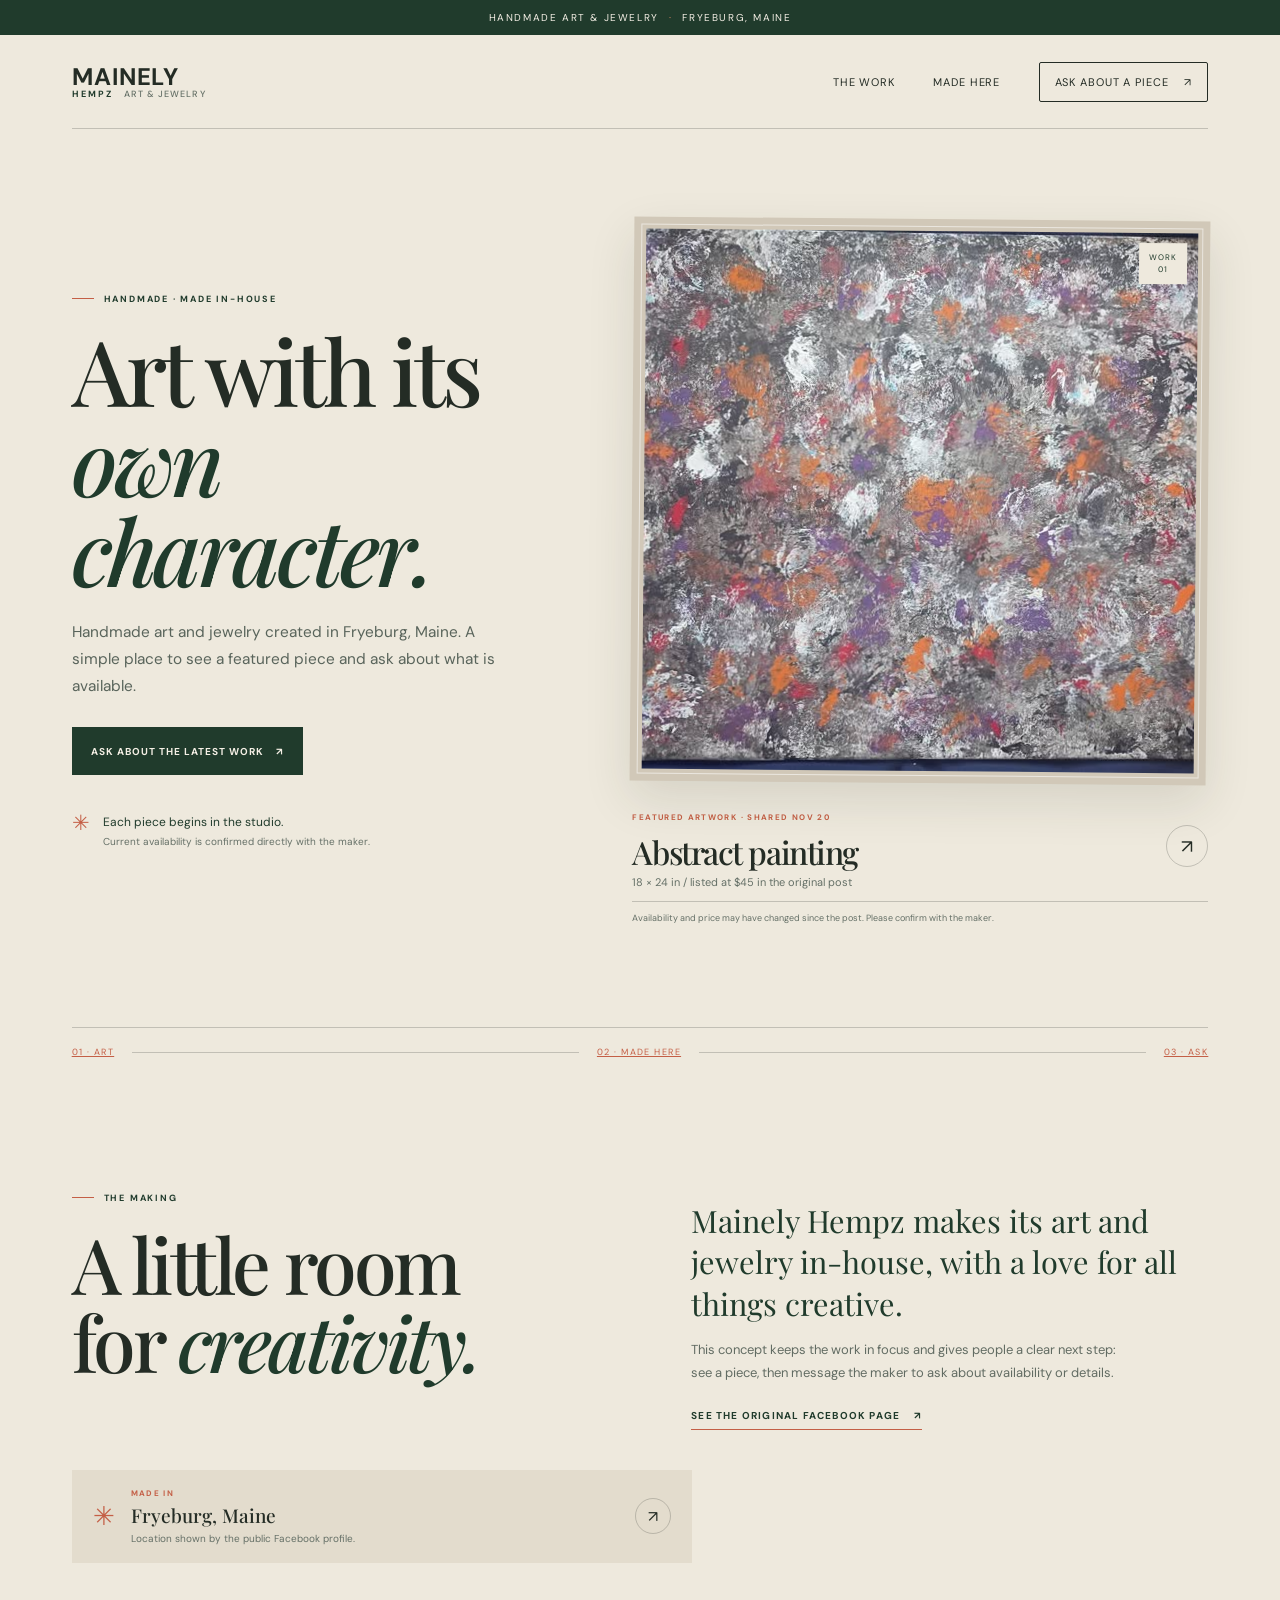
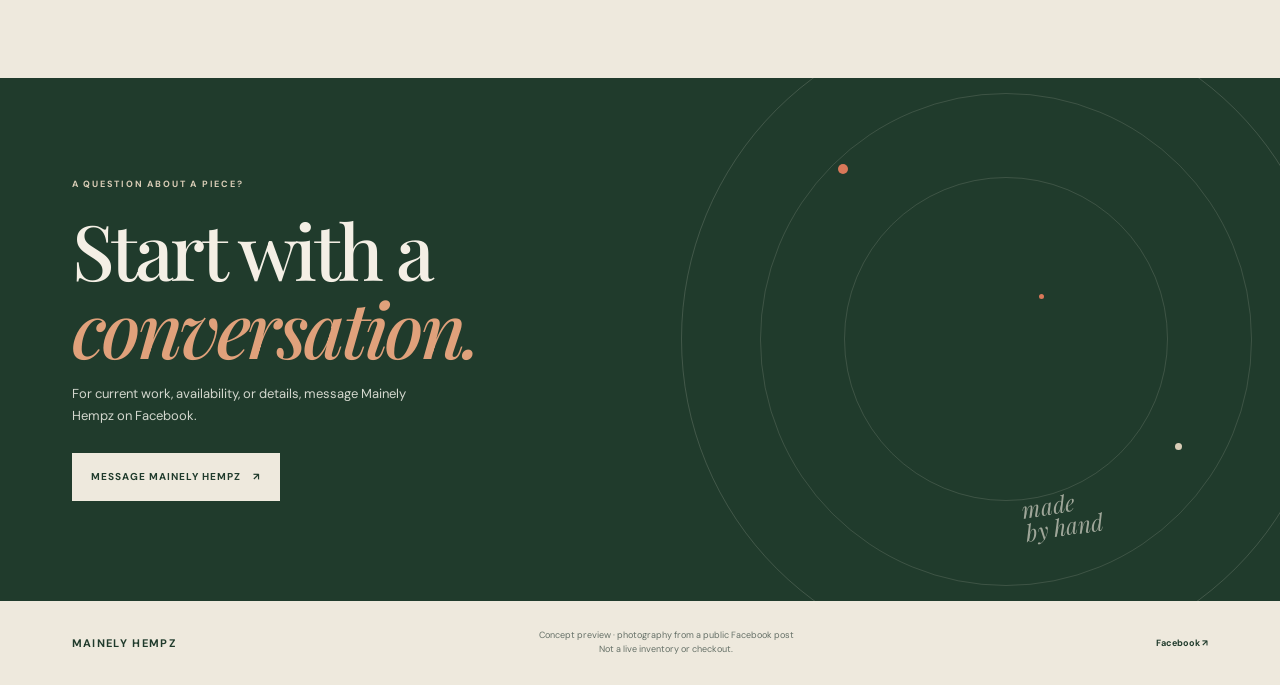
<file: index.html>
<!doctype html>
<html lang="en">
  <head>
    <meta charset="utf-8" />
    <meta name="viewport" content="width=device-width, initial-scale=1" />
    <meta name="theme-color" content="#eee9dd" />
    <meta name="description" content="A concept page for Mainely Hempz Handmade Art & Jewelry, based in Fryeburg, Maine." />
    <meta property="og:title" content="Mainely Hempz — Art & Jewelry" />
    <meta property="og:description" content="Handmade art and jewelry, made in-house in Fryeburg, Maine." />
    <meta property="og:image" content="assets/framed-artwork-nov-2026.jpg" />
    <title>Mainely Hempz — Art & Jewelry</title>
    <link rel="preload" as="image" href="assets/framed-artwork-nov-2026.jpg" fetchpriority="high" />
    <link rel="stylesheet" href="styles.css" />
  </head>
  <body>
    <a class="skip-link" href="#main">Skip to content</a>
    <div class="topline">Handmade art & jewelry <span>·</span> Fryeburg, Maine</div>

    <header class="site-header">
      <a class="wordmark" href="#top" aria-label="Mainely Hempz home">
        <span class="wordmark-main">MAINELY</span>
        <span class="wordmark-sub">HEMPZ <i>ART & JEWELRY</i></span>
      </a>
      <nav class="site-nav" aria-label="Main navigation">
        <a href="#work">The work</a>
        <a href="#story">Made here</a>
        <a class="nav-cta" href="https://www.facebook.com/messages/t/750396384831994/" target="_blank" rel="noreferrer">Ask about a piece <span aria-hidden="true">↗</span></a>
      </nav>
    </header>

    <main id="main">
      <section class="hero" id="top" aria-labelledby="hero-title">
        <div class="hero-copy">
          <p class="eyebrow"><span class="eyebrow-mark" aria-hidden="true"></span> HANDMADE · MADE IN-HOUSE</p>
          <h1 id="hero-title">Art with its<br /><em>own character.</em></h1>
          <p class="hero-intro">Handmade art and jewelry created in Fryeburg, Maine. A simple place to see a featured piece and ask about what is available.</p>
          <a class="button button-dark" href="https://www.facebook.com/messages/t/750396384831994/" target="_blank" rel="noreferrer">Ask about the latest work <span aria-hidden="true">↗</span></a>
          <div class="hero-note"><span class="note-star" aria-hidden="true">✳</span><span>Each piece begins in the studio.<br /><small>Current availability is confirmed directly with the maker.</small></span></div>
        </div>

        <figure class="featured-art" id="work">
          <div class="art-frame">
            <img src="assets/framed-artwork-nov-2026.jpg" alt="Textured abstract artwork with gray, white, orange, and violet marks, shared by Mainely Hempz on November 20, 2026." width="720" height="540" fetchpriority="high" />
            <span class="art-stamp">WORK<br />01</span>
          </div>
          <figcaption class="art-caption">
            <div>
              <span class="caption-kicker">FEATURED ARTWORK · SHARED NOV 20</span>
              <h2>Abstract painting</h2>
              <p>18 × 24 in <span aria-hidden="true">/</span> listed at $45 in the original post</p>
            </div>
            <a class="round-link" href="https://www.facebook.com/messages/t/750396384831994/" target="_blank" rel="noreferrer" aria-label="Ask about this artwork on Facebook">↗</a>
          </figcaption>
          <p class="availability">Availability and price may have changed since the post. Please confirm with the maker.</p>
        </figure>
      </section>

      <nav class="section-rule" aria-label="Explore this page"><a href="#work">01 · ART</a><i aria-hidden="true"></i><a href="#story">02 · MADE HERE</a><i aria-hidden="true"></i><a href="#contact-title">03 · ASK</a></nav>

      <section class="story" id="story" aria-labelledby="story-title">
        <div class="story-heading">
          <p class="eyebrow"><span class="eyebrow-mark" aria-hidden="true"></span> THE MAKING</p>
          <h2 id="story-title">A little room<br />for <em>creativity.</em></h2>
        </div>
        <div class="story-copy">
          <p class="story-lede">Mainely Hempz makes its art and jewelry in-house, with a love for all things creative.</p>
          <p>This concept keeps the work in focus and gives people a clear next step: see a piece, then message the maker to ask about availability or details.</p>
          <a class="text-link" href="https://www.facebook.com/profile.php?id=61581668935598" target="_blank" rel="noreferrer">See the original Facebook page <span aria-hidden="true">↗</span></a>
        </div>
        <div class="place-card">
          <span class="place-icon" aria-hidden="true">✳</span>
          <div><span class="caption-kicker">MADE IN</span><strong>Fryeburg, Maine</strong><small>Location shown by the public Facebook profile.</small></div>
          <a href="https://maps.google.com/?q=Fryeburg%2C+ME+04037" target="_blank" rel="noreferrer" aria-label="View Fryeburg, Maine on Google Maps">↗</a>
        </div>
      </section>

      <section class="contact" aria-labelledby="contact-title">
        <div class="contact-orbit" aria-hidden="true"><span></span><span></span><span></span></div>
        <div class="contact-content">
          <p class="eyebrow">A QUESTION ABOUT A PIECE?</p>
          <h2 id="contact-title">Start with a<br /><em>conversation.</em></h2>
          <p>For current work, availability, or details, message Mainely Hempz on Facebook.</p>
          <a class="button button-paper" href="https://www.facebook.com/messages/t/750396384831994/" target="_blank" rel="noreferrer">Message Mainely Hempz <span aria-hidden="true">↗</span></a>
        </div>
        <span class="contact-scribble" aria-hidden="true">made<br />by hand</span>
      </section>
    </main>

    <footer class="site-footer">
      <a class="footer-mark" href="#top">MAINELY HEMPZ</a>
      <p>Concept preview · photography from a public Facebook post<br />Not a live inventory or checkout.</p>
      <a href="https://www.facebook.com/profile.php?id=61581668935598" target="_blank" rel="noreferrer">Facebook ↗</a>
    </footer>
  </body>
</html>
</file>
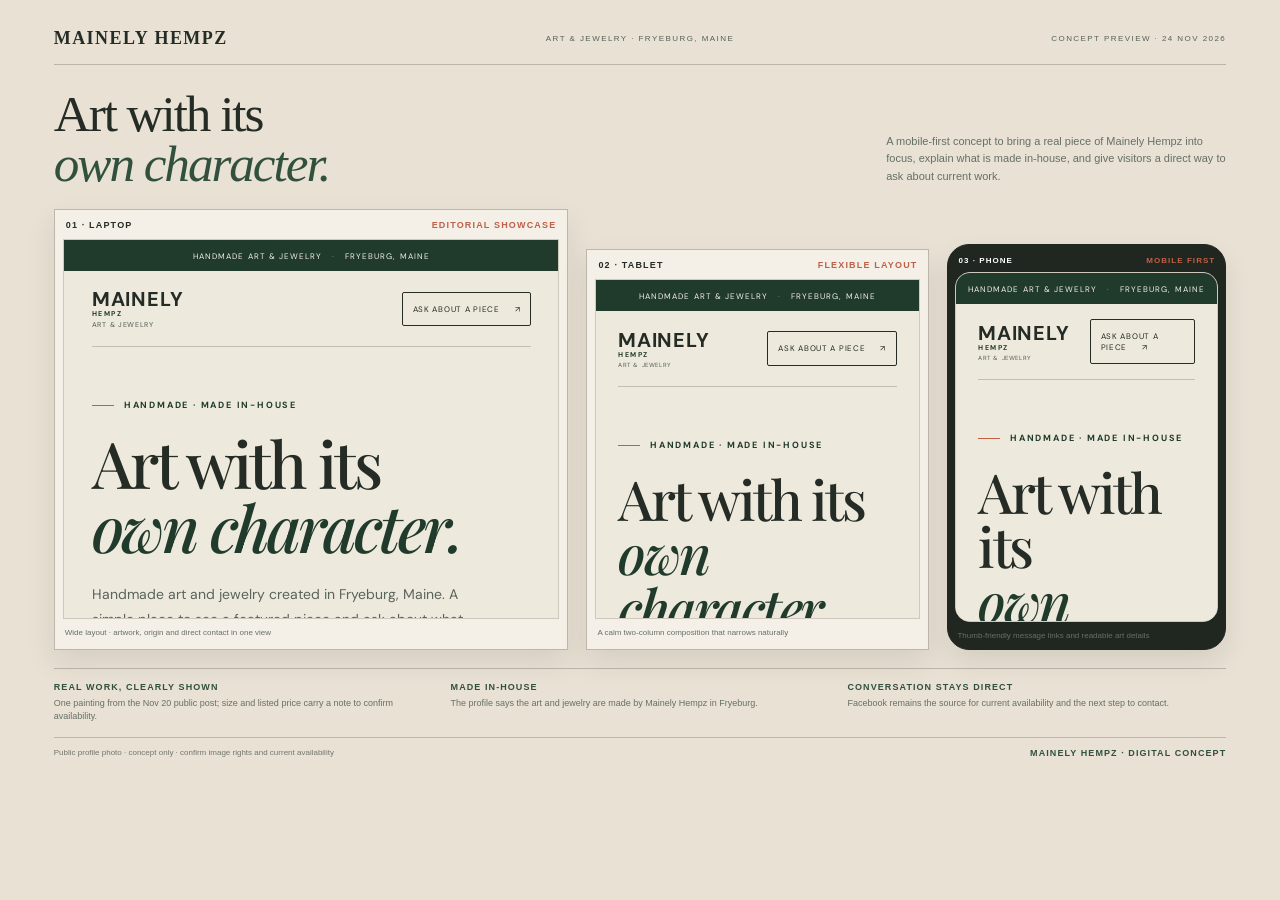
<file: arte/prancha.html>
<!doctype html>
<html lang="pt-BR">
  <head>
    <meta charset="utf-8" />
    <meta name="viewport" content="width=device-width, initial-scale=1" />
    <meta name="theme-color" content="#e8e1d4" />
    <title>Mainely Hempz — prancha do conceito</title>
    <style>
      *{box-sizing:border-box}body{margin:0;background:#e8e1d4;color:#242c25;font-family:Arial,sans-serif}.sheet{max-width:1680px;margin:auto;padding:28px 4.2vw 22px}.top{display:grid;grid-template-columns:1fr 1fr 1fr;align-items:center;border-bottom:1px solid #bcb5a8;padding-bottom:15px}.brand{font:700 18px Georgia,serif;letter-spacing:.08em}.center,.right{font-size:8px;text-transform:uppercase;letter-spacing:.18em;color:#586156}.center{text-align:center}.right{text-align:right}.intro{display:flex;justify-content:space-between;align-items:end;padding:24px 0 20px;gap:20px}.intro h1{font:500 clamp(30px,4vw,56px)/.98 Georgia,serif;letter-spacing:-.04em;margin:0}.intro h1 em{color:#31513e}.intro p{max-width:340px;color:#667067;font-size:11px;line-height:1.6;margin:0 0 4px}.devices{display:grid;grid-template-columns:1.2fr .8fr .65fr;gap:18px;align-items:end}.device{min-width:0;border:1px solid #bdb6aa;background:#f4f0e8;padding:8px 8px 10px;box-shadow:0 12px 26px rgba(45,45,35,.1)}.device-label{display:flex;justify-content:space-between;align-items:center;font-size:9px;font-weight:700;letter-spacing:.13em;padding:2px 3px 9px;text-transform:uppercase}.device-label span:last-child{color:#bf6048}.screen{background:#eee9dd;overflow:hidden;border:1px solid #cfc8bc}.desktop .screen{height:380px}.tablet .screen{height:340px}.phone{border-radius:22px;padding:7px;width:100%;background:#202620;border-color:#202620}.phone .device-label{padding:4px 3px 7px;color:white;font-size:8px}.phone .screen{height:350px;border-radius:15px}.mini{width:100%;height:100%;border:0;display:block;background:#eee9dd}.device-note{font-size:8px;color:#667067;padding:8px 2px 0;line-height:1.4}.bottom{display:grid;grid-template-columns:1fr 1fr 1fr;gap:18px;border-top:1px solid #bdb6aa;margin-top:18px;padding-top:13px}.bottom strong{display:block;font-size:9px;letter-spacing:.12em;text-transform:uppercase;margin-bottom:5px;color:#31513e}.bottom p{font-size:9px;color:#667067;line-height:1.45;margin:0}.foot{display:flex;justify-content:space-between;gap:20px;border-top:1px solid #bdb6aa;margin-top:14px;padding-top:10px;font-size:8px;color:#74766d}.foot strong{font-size:9px;letter-spacing:.12em;color:#31513e}
      @media(max-width:900px){.sheet{padding:22px}.devices{grid-template-columns:1fr 1fr}.desktop{grid-column:1/-1}.desktop .screen{height:340px}.tablet .screen{height:330px}.phone .screen{height:330px}.intro{align-items:start;flex-direction:column}.intro p{max-width:500px}}
      @media(max-width:580px){.sheet{padding:16px}.top{grid-template-columns:1fr auto}.center{display:none}.brand{font-size:15px}.right{font-size:7px}.intro{padding:20px 0 16px}.intro h1{font-size:35px}.devices{grid-template-columns:1fr}.desktop{grid-column:auto}.desktop .screen{height:500px}.tablet .screen{height:440px}.phone{max-width:255px;margin:auto}.phone .screen{height:480px}.device-note{font-size:8px}.bottom{grid-template-columns:1fr;gap:10px}.foot{flex-direction:column;gap:6px}}
      @media print{body{background:#e8e1d4}.sheet{max-width:none;padding:14mm 13mm}.device{box-shadow:none}.devices{gap:4mm}.desktop .screen{height:94mm}.tablet .screen{height:84mm}.phone .screen{height:88mm}}
    </style>
  </head>
  <body>
    <main class="sheet">
      <header class="top"><div class="brand">MAINELY HEMPZ</div><div class="center">Art & jewelry · Fryeburg, Maine</div><div class="right">Concept preview · 24 Nov 2026</div></header>
      <section class="intro"><h1>Art with its<br /><em>own character.</em></h1><p>A mobile-first concept to bring a real piece of Mainely Hempz into focus, explain what is made in-house, and give visitors a direct way to ask about current work.</p></section>
      <section class="devices" aria-label="Website preview on laptop, tablet and phone">
        <article class="device desktop"><div class="device-label"><span>01 · Laptop</span><span>Editorial showcase</span></div><div class="screen"><iframe class="mini" src="../index.html" title="Mainely Hempz desktop preview" loading="lazy"></iframe></div><div class="device-note">Wide layout · artwork, origin and direct contact in one view</div></article>
        <article class="device tablet"><div class="device-label"><span>02 · Tablet</span><span>Flexible layout</span></div><div class="screen"><iframe class="mini" src="../index.html" title="Mainely Hempz tablet preview" loading="lazy"></iframe></div><div class="device-note">A calm two-column composition that narrows naturally</div></article>
        <article class="device phone"><div class="device-label"><span>03 · Phone</span><span>Mobile first</span></div><div class="screen"><iframe class="mini" src="../index.html" title="Mainely Hempz mobile preview" loading="lazy"></iframe></div><div class="device-note">Thumb-friendly message links and readable art details</div></article>
      </section>
      <section class="bottom"><div><strong>Real work, clearly shown</strong><p>One painting from the Nov 20 public post; size and listed price carry a note to confirm availability.</p></div><div><strong>Made in-house</strong><p>The profile says the art and jewelry are made by Mainely Hempz in Fryeburg.</p></div><div><strong>Conversation stays direct</strong><p>Facebook remains the source for current availability and the next step to contact.</p></div></section>
      <footer class="foot"><span>Public profile photo · concept only · confirm image rights and current availability</span><strong>MAINELY HEMPZ · DIGITAL CONCEPT</strong></footer>
    </main>
  </body>
</html>
</file>
<file: styles.css>
@import url('https://fonts.googleapis.com/css2?family=DM+Sans:wght@400;500;600;700&family=Playfair+Display:ital,wght@0,500;0,600;1,500;1,600&display=swap');

:root{--paper:#eee9dd;--paper-2:#e3dccd;--ink:#242c25;--muted:#657067;--forest:#203b2c;--coral:#c45f46;--line:rgba(36,44,37,.22);--serif:'Playfair Display',Georgia,serif;--sans:'DM Sans',Arial,sans-serif;--gutter:clamp(22px,5.6vw,92px)}
*{box-sizing:border-box}
html{scroll-behavior:smooth}
body{margin:0;background:var(--paper);color:var(--ink);font-family:var(--sans);-webkit-font-smoothing:antialiased}
a{color:inherit}
a:focus-visible{outline:3px solid var(--coral);outline-offset:4px}
.skip-link{position:absolute;left:12px;top:-60px;padding:12px 16px;background:var(--forest);color:#fff;z-index:20}.skip-link:focus{top:12px}
.topline{height:35px;background:var(--forest);color:#f4efe5;display:flex;align-items:center;justify-content:center;gap:10px;font-size:10px;letter-spacing:.16em;text-transform:uppercase}
.topline span{color:#d58b63}
.site-header{min-height:94px;margin:0 var(--gutter);display:flex;align-items:center;justify-content:space-between;border-bottom:1px solid var(--line);gap:20px}
.wordmark{text-decoration:none;display:flex;flex-direction:column;gap:1px;line-height:1}
.wordmark-main{font-size:24px;letter-spacing:.04em;font-weight:700}
.wordmark-sub{font-size:9px;letter-spacing:.22em;font-weight:700;color:var(--forest)}
.wordmark-sub i{margin-left:7px;font-style:normal;font-weight:500;letter-spacing:.12em;color:var(--muted)}
.site-nav{display:flex;align-items:center;gap:clamp(16px,3vw,44px);font-size:11px;letter-spacing:.08em;text-transform:uppercase}
.site-nav a,.text-link,.site-footer>a:last-child{text-decoration:none}
.site-nav a:hover,.text-link:hover,.site-footer>a:last-child:hover{color:var(--coral)}
.site-nav .nav-cta{padding:12px 15px;border:1px solid var(--ink);border-radius:2px}
.nav-cta span,.button span{margin-left:12px}
.hero{padding:clamp(44px,7vw,104px) var(--gutter) clamp(64px,8vw,112px);display:grid;grid-template-columns:minmax(0,.9fr) minmax(0,1.1fr);gap:clamp(36px,7vw,110px);align-items:center;max-width:1680px;margin:auto}
.hero-copy{max-width:590px}
.eyebrow{display:flex;align-items:center;gap:10px;margin:0 0 20px;color:var(--forest);font-size:9px;font-weight:700;letter-spacing:.2em;text-transform:uppercase}
.eyebrow-mark{width:22px;height:1px;background:var(--coral);display:inline-block}
h1,h2,p,figure{margin-top:0}
h1,h2{font-family:var(--serif);font-weight:500;letter-spacing:-.045em}
h1{font-size:clamp(52px,7.1vw,112px);line-height:.99;margin-bottom:24px}
h1 em,h2 em{font-weight:500;color:var(--forest)}
.hero-intro{max-width:440px;color:#59645b;line-height:1.75;font-size:clamp(14px,1.2vw,17px);margin-bottom:28px}
.button{min-height:48px;padding:0 19px;display:inline-flex;align-items:center;justify-content:center;text-decoration:none;text-transform:uppercase;font-size:10px;font-weight:700;letter-spacing:.1em;transition:transform .2s ease,background-color .2s ease,color .2s ease}
.button:hover{transform:translateY(-2px)}
.button-dark{background:var(--forest);color:#f4efe5}.button-dark:hover{background:#31513e}
.hero-note{display:flex;align-items:flex-start;gap:13px;margin-top:38px;color:var(--forest);font-size:12px;line-height:1.55}
.note-star{font-size:21px;color:var(--coral);line-height:1}
.hero-note small{color:var(--muted);font-size:10px}
.featured-art{margin:0;max-width:740px;justify-self:end;width:100%}
.art-frame{position:relative;background:#d1c8b8;padding:12px;box-shadow:0 18px 48px rgba(45,48,37,.12);transform:rotate(.5deg)}
.art-frame:before{content:"";position:absolute;inset:7px;border:1px solid rgba(255,255,255,.55);pointer-events:none;z-index:1}
.art-frame img{display:block;width:100%;aspect-ratio:1.29;object-fit:cover;object-position:center;filter:saturate(.94)}
.art-stamp{position:absolute;right:23px;top:22px;padding:9px 10px;background:var(--paper);font-size:8px;letter-spacing:.13em;line-height:1.45;text-align:center;color:var(--forest)}
.art-caption{display:flex;justify-content:space-between;align-items:center;gap:20px;padding:21px 0 12px;border-bottom:1px solid var(--line)}
.caption-kicker{font-size:8px;font-weight:700;letter-spacing:.17em;color:var(--coral);text-transform:uppercase}
.art-caption h2{font-size:clamp(21px,2.5vw,34px);margin:5px 0 2px}
.art-caption p{font-size:11px;color:var(--muted);margin:0}
.round-link{width:42px;height:42px;border:1px solid var(--line);border-radius:50%;display:grid;place-items:center;text-decoration:none;font-size:19px;flex:none;transition:background .2s,color .2s}
.round-link:hover{background:var(--forest);color:#fff}
.availability{font-size:9px;color:var(--muted);line-height:1.6;margin:9px 0 0}
.section-rule{margin:0 var(--gutter);border-top:1px solid var(--line);display:grid;grid-template-columns:auto 1fr auto 1fr auto;align-items:center;gap:18px;padding:18px 0;color:var(--coral);font-size:9px;letter-spacing:.16em}
.section-rule i{height:1px;background:var(--line)}
.story{padding:clamp(70px,9vw,130px) var(--gutter);display:grid;grid-template-columns:1fr 1fr;column-gap:clamp(32px,8vw,120px);row-gap:40px;align-items:start;max-width:1680px;margin:auto}
.story-heading h2{font-size:clamp(43px,6vw,82px);line-height:1.02;margin:0}
.story-copy{max-width:500px;padding-top:8px}
.story-lede{font-family:var(--serif);font-size:clamp(21px,2.4vw,31px);line-height:1.35;color:var(--forest);margin-bottom:14px}
.story-copy>p:not(.story-lede){font-size:13px;color:#626c63;line-height:1.8;max-width:440px}
.text-link{display:inline-flex;align-items:center;gap:14px;margin-top:11px;font-size:10px;letter-spacing:.12em;text-transform:uppercase;font-weight:700;color:var(--forest);border-bottom:1px solid var(--coral);padding-bottom:7px}
.place-card{grid-column:1/-1;background:var(--paper-2);padding:18px 21px;display:flex;align-items:center;gap:16px;max-width:620px}
.place-icon{color:var(--coral);font-size:26px}
.place-card>div{display:flex;flex-direction:column;gap:4px;flex:1}
.place-card strong{font-family:var(--serif);font-weight:500;font-size:19px}
.place-card small{font-size:10px;color:var(--muted)}
.place-card>a{width:36px;height:36px;border:1px solid var(--line);border-radius:50%;display:grid;place-items:center;text-decoration:none}
.contact{position:relative;overflow:hidden;background:var(--forest);color:#f4efe5;min-height:430px;padding:clamp(55px,8vw,100px) var(--gutter);display:flex;align-items:center}
.contact-content{position:relative;z-index:1;max-width:560px}
.contact .eyebrow{color:#d9cdb7}
.contact h2{font-size:clamp(45px,6vw,80px);line-height:1.02;margin-bottom:16px}
.contact h2 em{color:#e0a17b}
.contact-content>p:not(.eyebrow){color:#d3d7ce;font-size:13px;line-height:1.7;max-width:370px;margin-bottom:26px}
.button-paper{background:var(--paper);color:var(--forest)}.button-paper:hover{background:#fff}
.contact-orbit{position:absolute;width:min(52vw,650px);aspect-ratio:1;border:1px solid rgba(238,233,221,.16);border-radius:50%;right:-4%;top:50%;transform:translateY(-50%)}
.contact-orbit:before,.contact-orbit:after{content:"";position:absolute;border:1px solid rgba(238,233,221,.14);border-radius:50%;inset:12%}
.contact-orbit:after{inset:25%}
.contact-orbit span{position:absolute;width:10px;height:10px;border-radius:50%;background:#d97859;top:23%;left:24%}
.contact-orbit span:nth-child(2){width:7px;height:7px;top:66%;left:76%;background:#d9cdb7}
.contact-orbit span:nth-child(3){width:5px;height:5px;top:43%;left:55%;background:#d97859}
.contact-scribble{position:absolute;right:14%;bottom:12%;font-family:var(--serif);font-style:italic;color:rgba(238,233,221,.62);font-size:23px;line-height:1;transform:rotate(-9deg)}
.site-footer{min-height:84px;padding:20px var(--gutter);display:flex;align-items:center;justify-content:space-between;gap:20px;font-size:9px;color:var(--muted)}
.site-footer p{margin:0;line-height:1.55;text-align:center}
.footer-mark{font-size:11px;letter-spacing:.12em;font-weight:700;color:var(--forest);text-decoration:none}
.site-footer>a:last-child{font-weight:700;color:var(--forest)}
@media(max-width:760px){
  .topline{height:31px;font-size:8px;letter-spacing:.13em}
  .site-header{min-height:76px}.wordmark-main{font-size:20px}.wordmark-sub{font-size:7px}.wordmark-sub i{display:block;margin:4px 0 0;letter-spacing:.1em}
  .site-nav{gap:12px;font-size:9px}.site-nav>a:not(.nav-cta){display:none}.site-nav .nav-cta{padding:11px 10px;font-size:8px}
  .hero{grid-template-columns:1fr;gap:37px;padding-top:52px;padding-bottom:56px}
  .hero-copy{max-width:500px}h1{font-size:clamp(55px,13vw,82px)}
  .hero-intro{font-size:14px;max-width:380px}
  .hero-note{margin-top:26px}
  .featured-art{max-width:none;justify-self:stretch}
  .art-frame{padding:8px}.art-frame:before{inset:5px}.art-frame img{aspect-ratio:1.08}
  .art-caption{padding-top:16px}.art-caption h2{font-size:23px}.caption-kicker{font-size:7px}.art-caption p{font-size:10px}
  .section-rule{gap:10px;padding:13px 0}
  .story{grid-template-columns:1fr;gap:28px;padding-top:66px;padding-bottom:65px}
  .story-heading h2{font-size:58px}.story-copy{padding-top:0}.story-lede{font-size:25px}
  .place-card{grid-column:auto;padding:16px;gap:12px}.place-card strong{font-size:17px}.place-card small{font-size:9px;max-width:215px}
  .contact{min-height:390px;padding-top:65px;padding-bottom:65px}.contact-orbit{width:95vw;right:-45%;opacity:.7}.contact-scribble{right:10%;bottom:8%;font-size:18px}
  .site-footer{padding-top:23px;padding-bottom:23px;align-items:flex-start;flex-wrap:wrap}.site-footer p{order:3;text-align:left;width:100%}
}
@media(max-width:390px){.site-nav .nav-cta{max-width:132px;line-height:1.3}.wordmark-sub i{font-size:6px}.art-caption{gap:10px}.art-caption p{font-size:9px}}
@media(prefers-reduced-motion:reduce){html{scroll-behavior:auto}*,*::before,*::after{animation-duration:.01ms!important;animation-iteration-count:1!important;scroll-behavior:auto!important;transition-duration:.01ms!important}}
</file>
